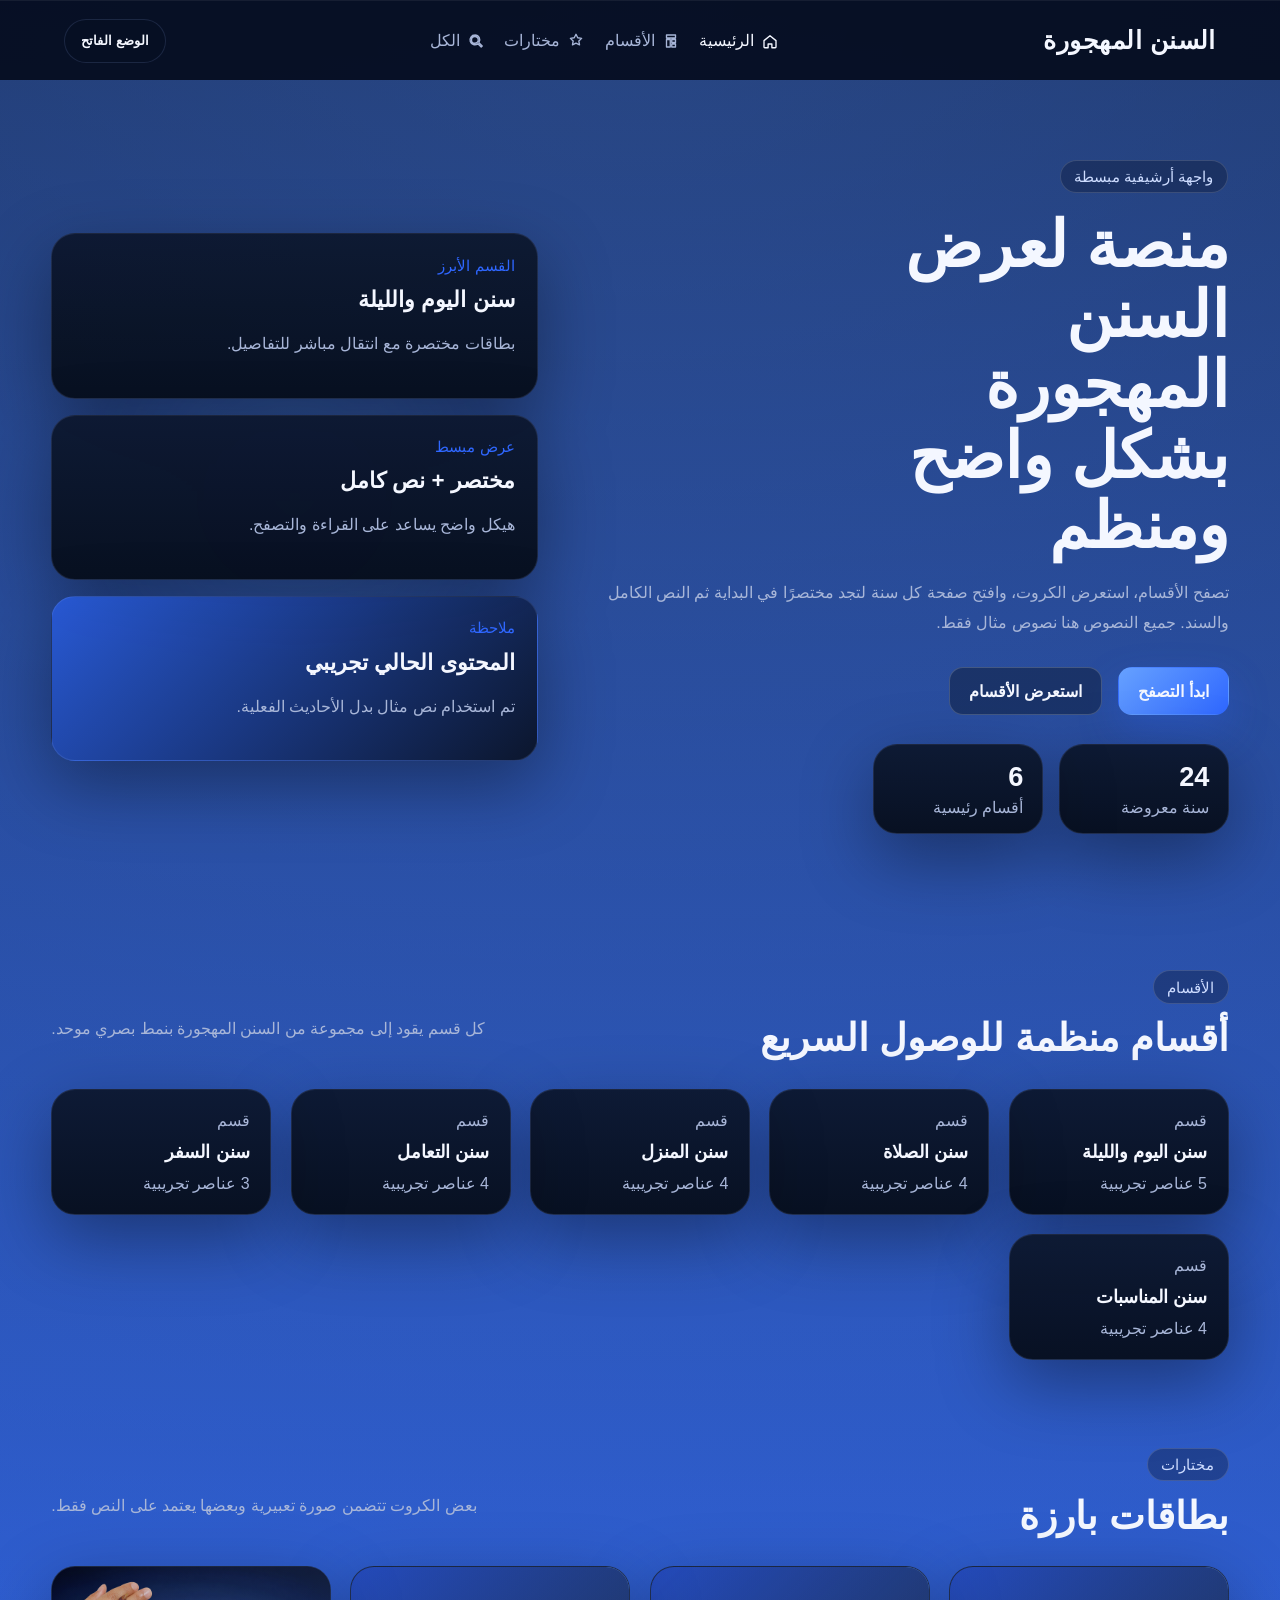
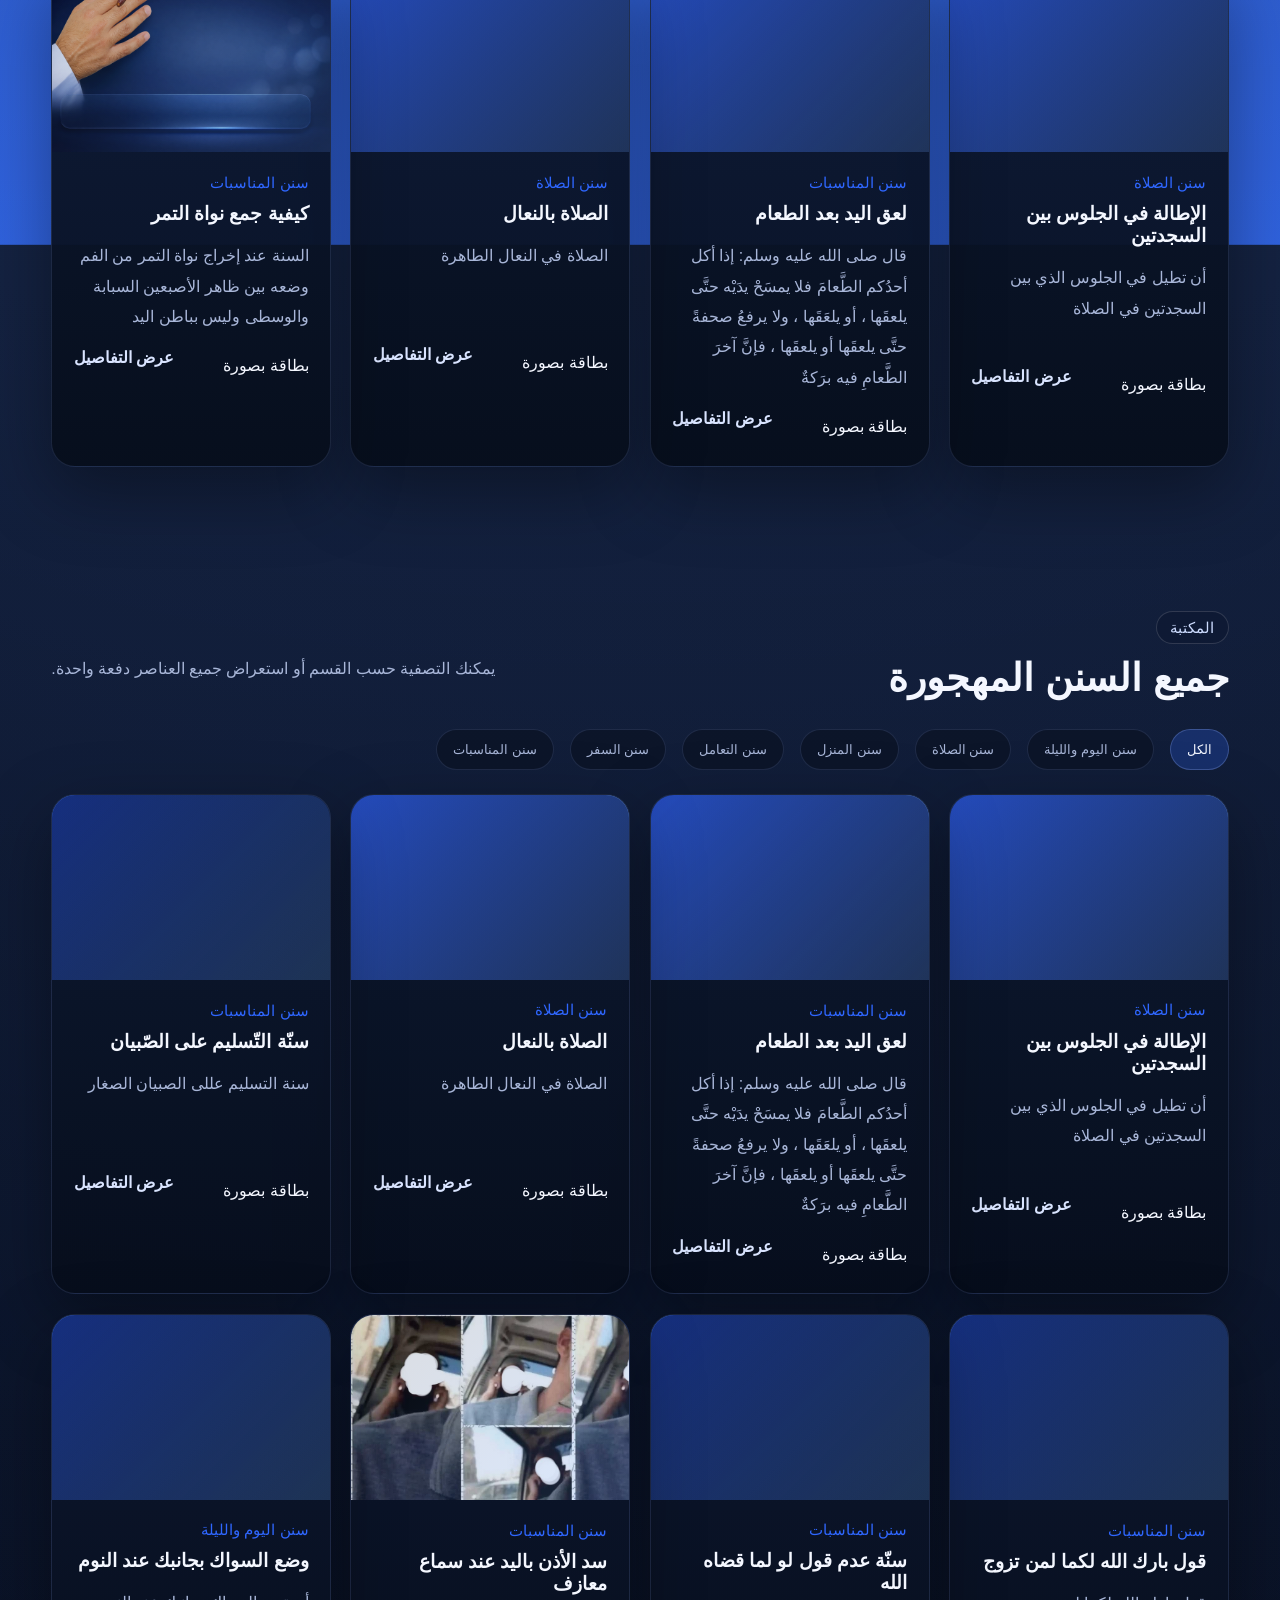
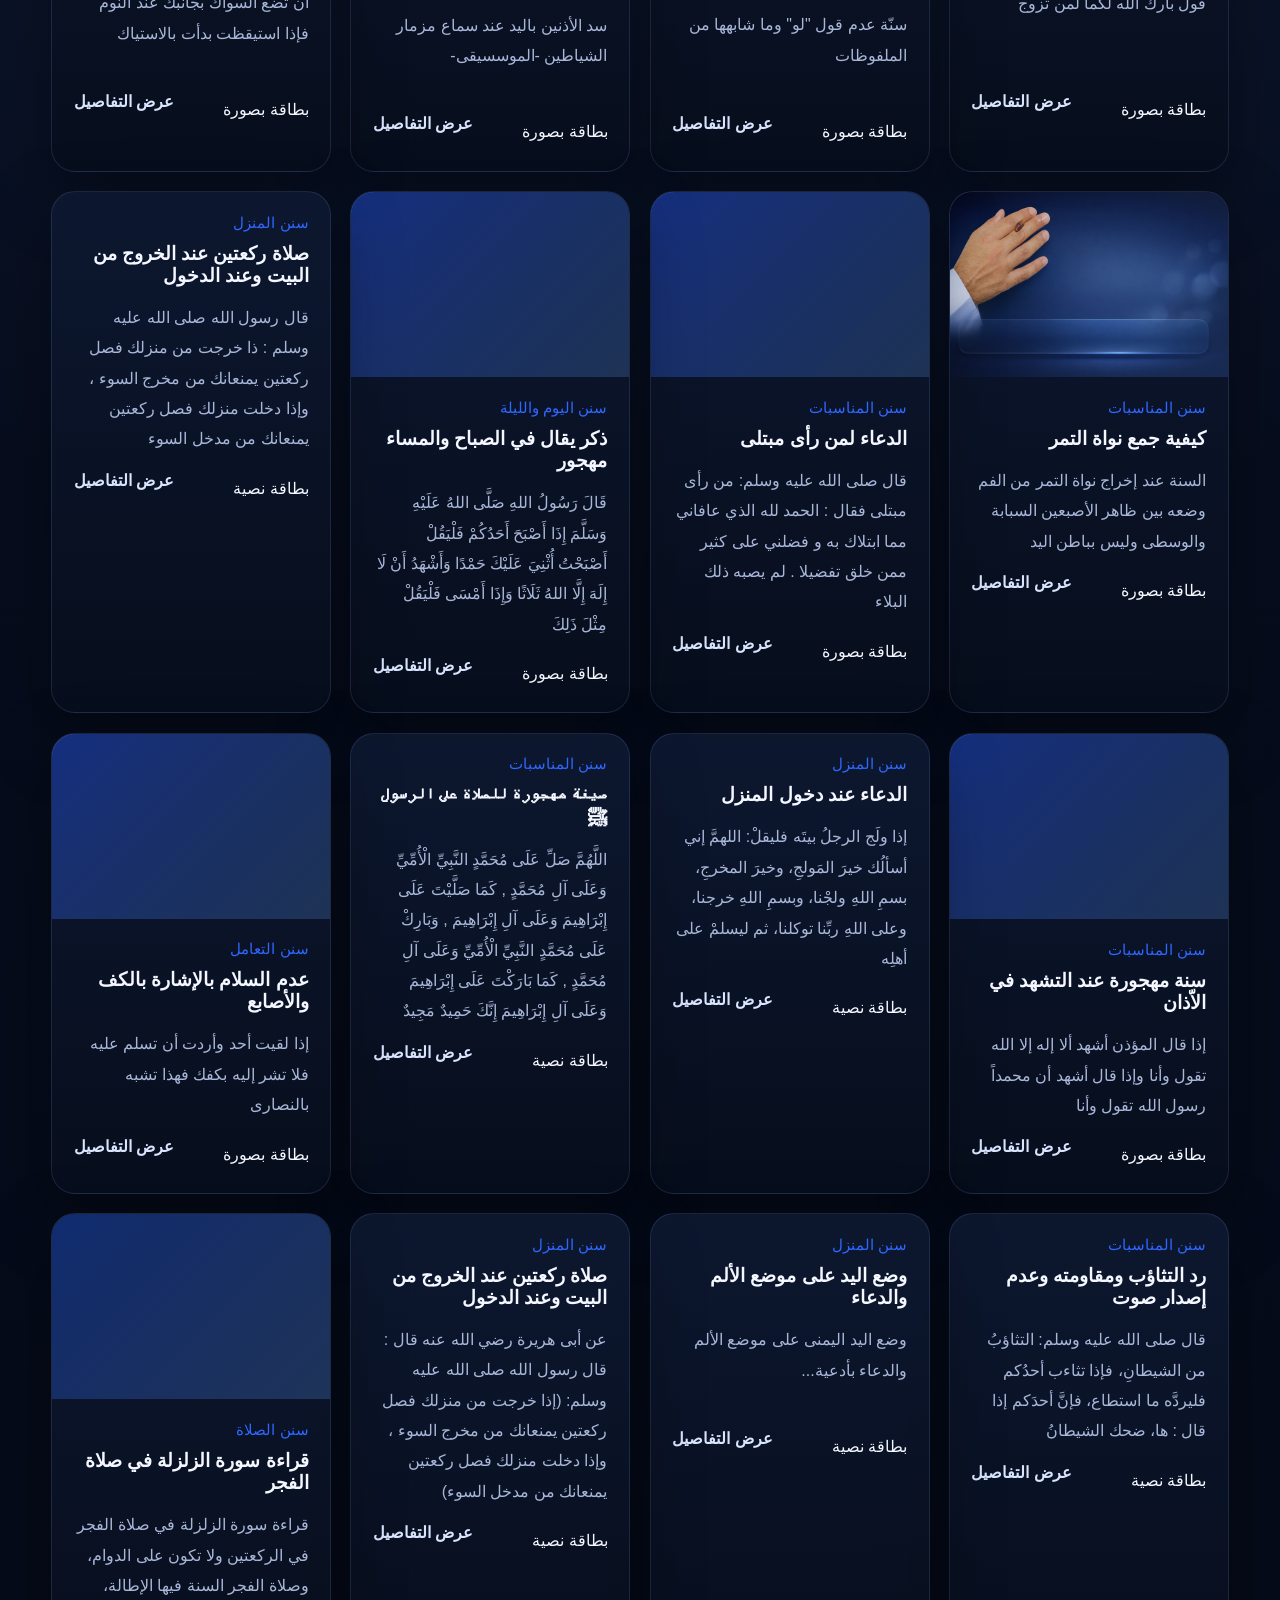
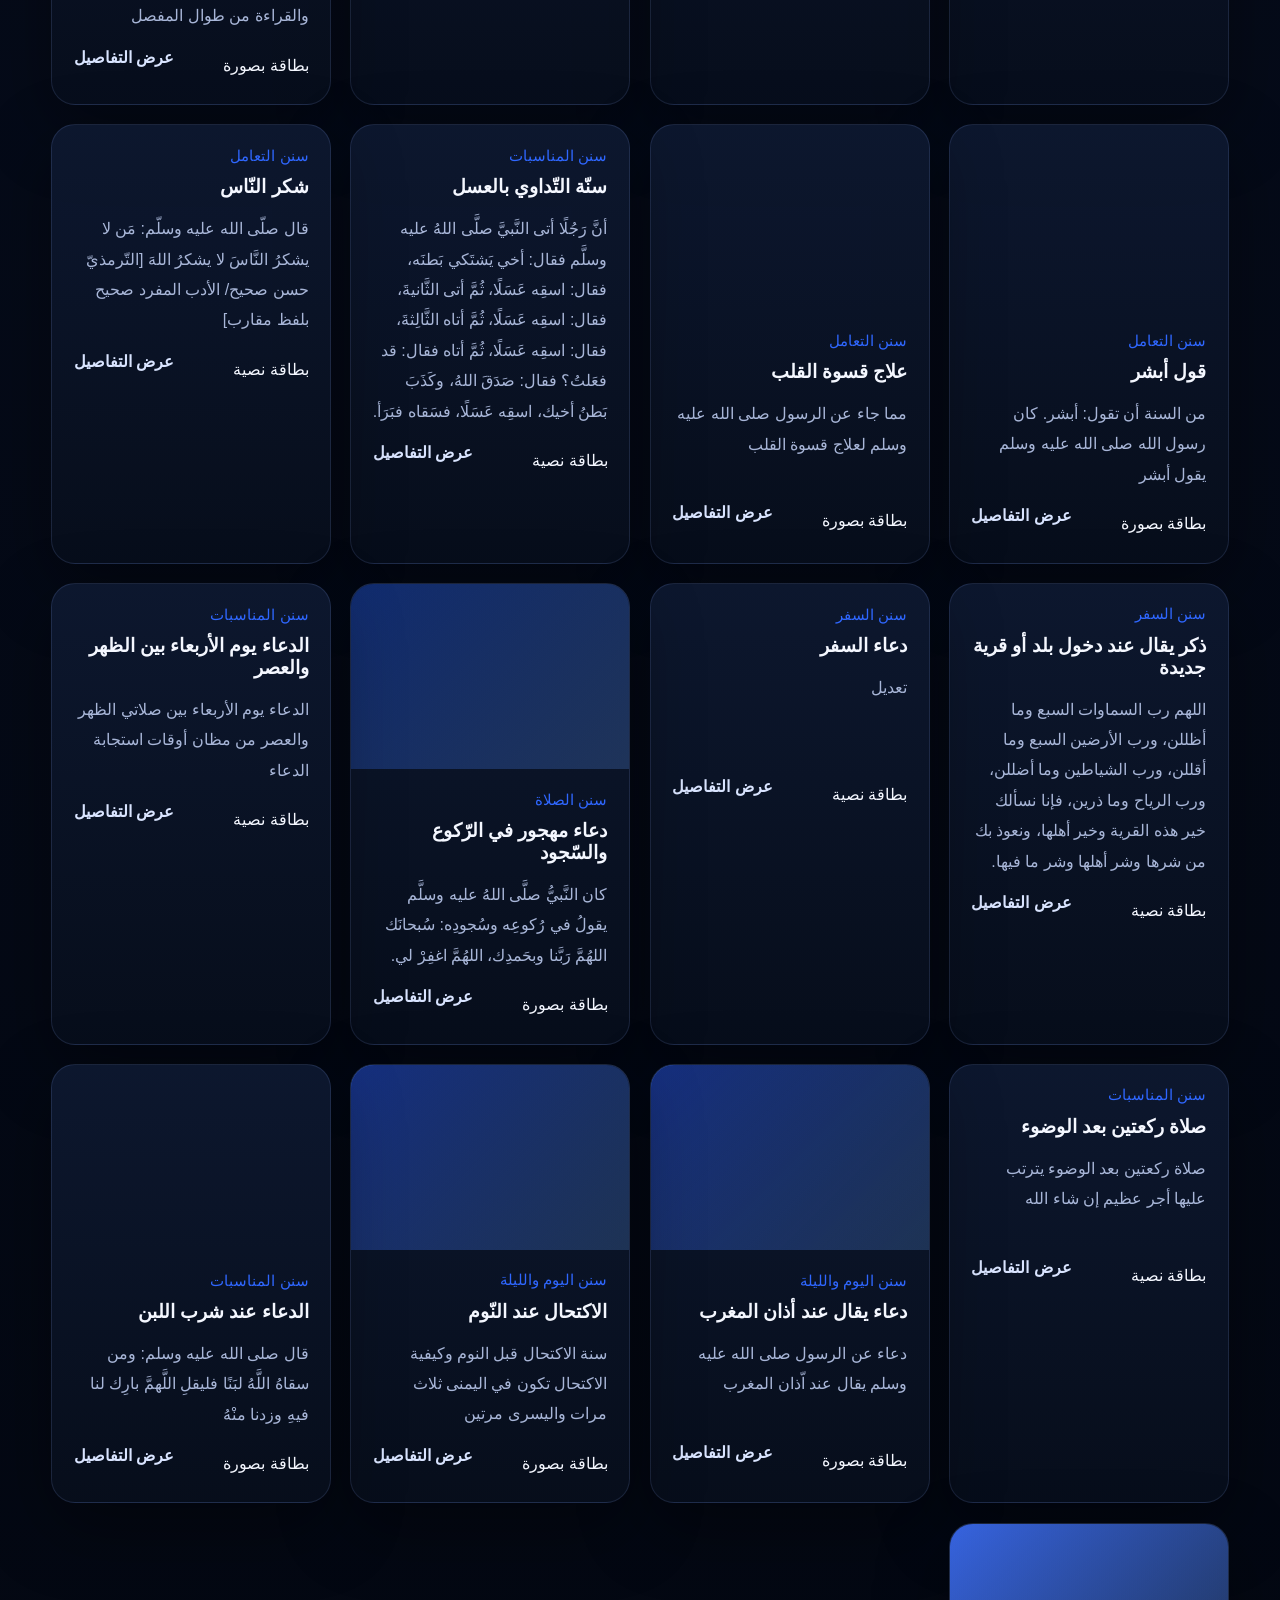
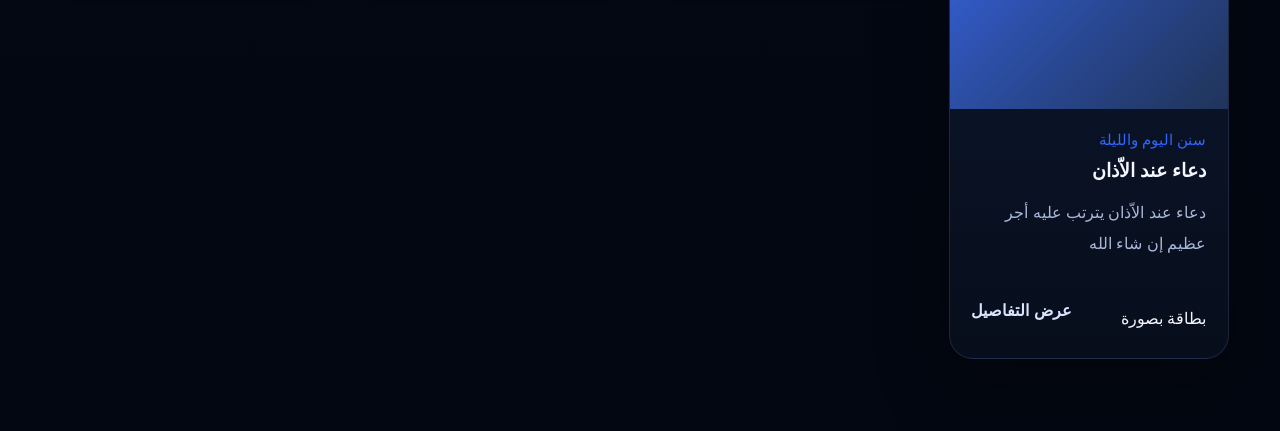
<file: index.html>
<!DOCTYPE html>
<html lang="ar" dir="rtl">
  <head>
    <meta charset="UTF-8" />
    <meta name="viewport" content="width=device-width, initial-scale=1.0" />
    <title>السنن المهجورة</title>
    <meta name="theme-color" content="#0d1a38" />
    <meta name="apple-mobile-web-app-capable" content="yes" />
    <meta name="apple-mobile-web-app-status-bar-style" content="black-translucent" />
    <meta name="apple-mobile-web-app-title" content="السنن المهجورة" />
    <link rel="manifest" href="manifest.webmanifest" />
    <link rel="icon" href="icons/icon-192.png" sizes="192x192" />
    <link rel="apple-touch-icon" href="icons/icon-192.png" />
    <link rel="stylesheet" href="styles.css" />
  </head>
  <body>
    <div class="site-shell">
      <header class="topbar">
        <a class="brand" href="#home">السنن المهجورة</a>
        <nav class="nav-links">
          <a class="nav-link active" href="#home" aria-current="page">
            <span class="nav-icon" aria-hidden="true">
              <svg viewBox="0 0 24 24"><path d="M4 11.5 12 5l8 6.5V20a1 1 0 0 1-1 1h-4.5v-5h-5v5H5a1 1 0 0 1-1-1z"/></svg>
            </span>
            <span class="nav-text">الرئيسية</span>
          </a>
          <a class="nav-link" href="#sections">
            <span class="nav-icon" aria-hidden="true">
              <svg viewBox="0 0 24 24"><path d="M6 4h12v4H6zM6 10h5v10H6zM13 10h5v4h-5zM13 16h5v4h-5z"/></svg>
            </span>
            <span class="nav-text">الأقسام</span>
          </a>
          <a class="nav-link" href="#featured">
            <span class="nav-icon" aria-hidden="true">
              <svg viewBox="0 0 24 24"><path d="m12 3 2.3 4.7 5.2.8-3.7 3.6.9 5.1L12 14.8 7.3 17.2l.9-5.1-3.7-3.6 5.2-.8z"/></svg>
            </span>
            <span class="nav-text">مختارات</span>
          </a>
          <a class="nav-link" href="#all-cards">
            <span class="nav-icon" aria-hidden="true">
              <svg viewBox="0 0 24 24"><path d="M10.5 4a6.5 6.5 0 1 0 3.96 11.66l4.44 4.44 1.41-1.41-4.44-4.44A6.5 6.5 0 0 0 10.5 4m0 2a4.5 4.5 0 1 1 0 9 4.5 4.5 0 0 1 0-9"/></svg>
            </span>
            <span class="nav-text">الكل</span>
          </a>
        </nav>
        <button class="theme-toggle" id="theme-toggle" type="button" aria-label="تبديل وضع الألوان">
          <span class="theme-toggle-text">الوضع الفاتح</span>
        </button>
      </header>

      <main>
        <section class="hero" id="home">
          <div class="hero-copy">
            <span class="hero-badge">واجهة أرشيفية مبسطة</span>
            <h1>منصة لعرض السنن المهجورة بشكل واضح ومنظم</h1>
            <p>
              تصفح الأقسام، استعرض الكروت، وافتح صفحة كل سنة لتجد مختصرًا في
              البداية ثم النص الكامل والسند. جميع النصوص هنا نصوص مثال فقط.
            </p>
            <div class="hero-actions">
              <a class="button primary" href="#all-cards">ابدأ التصفح</a>
              <a class="button ghost" href="#sections">استعرض الأقسام</a>
            </div>
            <div class="hero-stats">
              <div class="stat-card">
                <strong>24</strong>
                <span>سنة معروضة</span>
              </div>
              <div class="stat-card">
                <strong>6</strong>
                <span>أقسام رئيسية</span>
              </div>
            </div>
          </div>

          <div class="hero-panel">
            <div class="panel-grid">
              <article class="mini-panel">
                <span>القسم الأبرز</span>
                <strong>سنن اليوم والليلة</strong>
                <p>بطاقات مختصرة مع انتقال مباشر للتفاصيل.</p>
              </article>
              <article class="mini-panel">
                <span>عرض مبسط</span>
                <strong>مختصر + نص كامل</strong>
                <p>هيكل واضح يساعد على القراءة والتصفح.</p>
              </article>
              <article class="mini-panel accent">
                <span>ملاحظة</span>
                <strong>المحتوى الحالي تجريبي</strong>
                <p>تم استخدام نص مثال بدل الأحاديث الفعلية.</p>
              </article>
            </div>
          </div>
        </section>

        <section class="section-block" id="sections">
          <div class="section-heading">
            <div>
              <span class="eyebrow">الأقسام</span>
              <h2>أقسام منظمة للوصول السريع</h2>
            </div>
            <p>كل قسم يقود إلى مجموعة من السنن المهجورة بنمط بصري موحد.</p>
          </div>

          <div class="category-grid" id="category-grid"></div>
        </section>

        <section class="section-block featured-strip" id="featured">
          <div class="section-heading">
            <div>
              <span class="eyebrow">مختارات</span>
              <h2>بطاقات بارزة</h2>
            </div>
            <p>بعض الكروت تتضمن صورة تعبيرية وبعضها يعتمد على النص فقط.</p>
          </div>
          <div class="featured-grid" id="featured-grid"></div>
        </section>

        <section class="section-block" id="all-cards">
          <div class="section-heading">
            <div>
              <span class="eyebrow">المكتبة</span>
              <h2>جميع السنن المهجورة</h2>
            </div>
            <p>يمكنك التصفية حسب القسم أو استعراض جميع العناصر دفعة واحدة.</p>
          </div>

          <div class="filters" id="filters"></div>
          <div class="cards-grid" id="cards-grid"></div>
        </section>
      </main>
    </div>

    <script src="app.js"></script>
    <script src="theme.js"></script>
    <script src="pwa.js"></script>
  </body>
</html>
</file>
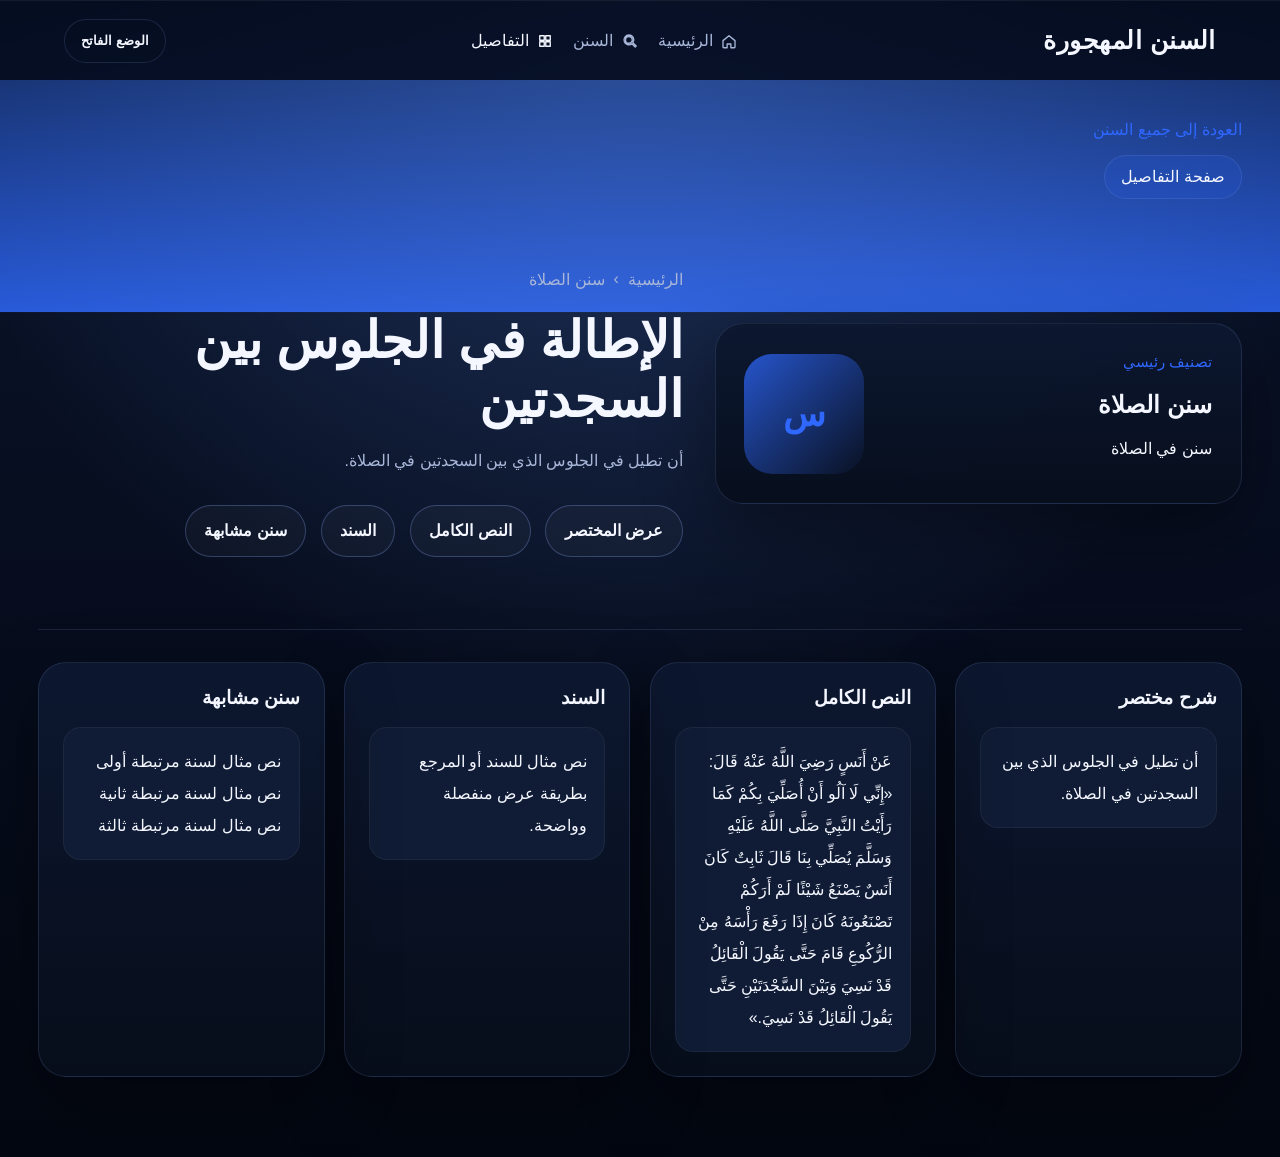
<file: details-alt.html>
<!DOCTYPE html>
<html lang="ar" dir="rtl">
  <head>
    <meta charset="UTF-8" />
    <meta name="viewport" content="width=device-width, initial-scale=1.0" />
    <title>تفاصيل السنة - نسخة ثانية</title>
    <meta name="theme-color" content="#0d1a38" />
    <meta name="apple-mobile-web-app-capable" content="yes" />
    <meta name="apple-mobile-web-app-status-bar-style" content="black-translucent" />
    <meta name="apple-mobile-web-app-title" content="السنن المهجورة" />
    <link rel="manifest" href="manifest.webmanifest" />
    <link rel="icon" href="icons/icon-192.png" sizes="192x192" />
    <link rel="apple-touch-icon" href="icons/icon-192.png" />
    <link rel="stylesheet" href="styles.css" />
  </head>
  <body class="detail-body detail-alt-body">
    <div class="site-shell">
      <header class="topbar">
        <a class="brand" href="index.html">السنن المهجورة</a>
        <nav class="nav-links">
          <a class="nav-link" href="index.html">
            <span class="nav-icon" aria-hidden="true">
              <svg viewBox="0 0 24 24"><path d="M4 11.5 12 5l8 6.5V20a1 1 0 0 1-1 1h-4.5v-5h-5v5H5a1 1 0 0 1-1-1z"/></svg>
            </span>
            <span class="nav-text">الرئيسية</span>
          </a>
          <a class="nav-link" href="index.html#all-cards">
            <span class="nav-icon" aria-hidden="true">
              <svg viewBox="0 0 24 24"><path d="M10.5 4a6.5 6.5 0 1 0 3.96 11.66l4.44 4.44 1.41-1.41-4.44-4.44A6.5 6.5 0 0 0 10.5 4m0 2a4.5 4.5 0 1 1 0 9 4.5 4.5 0 0 1 0-9"/></svg>
            </span>
            <span class="nav-text">السنن</span>
          </a>
          <a class="nav-link active" href="details-alt.html" aria-current="page">
            <span class="nav-icon" aria-hidden="true">
              <svg viewBox="0 0 24 24"><path d="M5 5h6v6H5zM13 5h6v6h-6zM5 13h6v6H5zM13 13h6v6h-6z"/></svg>
            </span>
            <span class="nav-text">التفاصيل</span>
          </a>
        </nav>
        <button class="theme-toggle" id="theme-toggle" type="button" aria-label="تبديل وضع الألوان">
          <span class="theme-toggle-text">الوضع الفاتح</span>
        </button>
      </header>

      <main class="detail-alt-page" id="detail-alt-page"></main>
    </div>

    <script src="detail-alt.js"></script>
    <script src="theme.js"></script>
    <script src="pwa.js"></script>
  </body>
</html>
</file>
<file: styles.css>
:root {
    --bg: #040917;
    --panel: #0a1429;
    --panel-soft: #101c35;
    --line: rgba(147, 176, 255, 0.14);
    --line-strong: rgba(147, 176, 255, 0.28);
    --text: #f4f7ff;
    --muted: #a8b6d8;
    --blue: #2f67ff;
    --blue-strong: #1d46b8;
    --sky: #66a1ff;
    --glow: radial-gradient(circle at top, rgba(99, 152, 255, 0.28), transparent 55%);
    --font-main: "Segoe UI", Tahoma, sans-serif;
    --shadow: 0 24px 70px rgba(0, 0, 0, 0.36);
    --hero-start: #10244f;
    --hero-mid: #285ad9;
    --hero-end: #081024;
    --body-end: #030711;
    --chip-bg: rgba(11, 19, 37, 0.74);
    --chip-active: rgba(40, 90, 217, 0.3);
    --surface: linear-gradient(180deg, rgba(13, 24, 48, 0.96), rgba(7, 14, 28, 0.96));
    --surface-accent: linear-gradient(135deg, rgba(40, 90, 217, 0.92), rgba(9, 17, 34, 0.92));
    --surface-soft: rgba(255, 255, 255, 0.03);
    --surface-soft-border: rgba(255, 255, 255, 0.05);
    --badge-bg: rgba(10, 20, 41, 0.34);
    --badge-border: rgba(255, 255, 255, 0.14);
    --badge-text: #cddcff;
    --nav-bg-mobile: rgba(9, 17, 34, 0.35);
    --toggle-bg: rgba(9, 17, 34, 0.42);
    --ghost-bg: rgba(9, 17, 34, 0.42);
    --ghost-border: rgba(255, 255, 255, 0.18);
    --link-strong: #d9e4ff;
    --link-hover: #8cb0ff;
}

body[data-theme="light"] {
    --bg: #edf3ff;
    --panel: #ffffff;
    --panel-soft: #f6f9ff;
    --line: rgba(31, 65, 150, 0.12);
    --line-strong: rgba(31, 65, 150, 0.22);
    --text: #14213f;
    --muted: #5a6b8e;
    --blue: #2f67ff;
    --blue-strong: #214cc0;
    --sky: #7daeff;
    --glow: radial-gradient(circle at top, rgba(82, 131, 255, 0.16), transparent 55%);
    --shadow: 0 20px 45px rgba(33, 58, 117, 0.12);
    --hero-start: #f3f7ff;
    --hero-mid: #dce8ff;
    --hero-end: #eef4ff;
    --body-end: #f8fbff;
    --chip-bg: rgba(233, 240, 255, 0.9);
    --chip-active: rgba(76, 124, 247, 0.16);
    --surface: linear-gradient(180deg, rgba(255, 255, 255, 0.98), rgba(241, 246, 255, 0.98));
    --surface-accent: linear-gradient(135deg, rgba(108, 152, 255, 0.32), rgba(255, 255, 255, 0.98));
    --surface-soft: rgba(229, 238, 255, 0.72);
    --surface-soft-border: rgba(31, 65, 150, 0.08);
    --badge-bg: rgba(123, 158, 255, 0.18);
    --badge-border: rgba(61, 95, 183, 0.12);
    --badge-text: #4662a2;
    --nav-bg-mobile: rgba(228, 237, 255, 0.86);
    --toggle-bg: rgba(255, 255, 255, 0.92);
    --ghost-bg: rgba(162, 182, 224, 0.22);
    --ghost-border: rgba(31, 65, 150, 0.12);
    --link-strong: #2143a0;
    --link-hover: #2f67ff;
}

* {
    box-sizing: border-box;
}

html {
    scroll-behavior: smooth;
}

body {
    margin: 0;
    background: var(--glow), linear-gradient(180deg, var(--hero-start) 0%, var(--hero-mid) 27%, var(--hero-end) 27.01%, var(--body-end) 100%);
    color: var(--text);
    font-family: var(--font-main);
}

a {
    color: inherit;
    text-decoration: none;
}

.site-shell {
    min-height: 100vh;
}

.topbar {
    position: sticky;
    bottom: 0;
    z-index: 20;
    display: flex;
    align-items: center;
    justify-content: space-between;
    gap: 1rem;
    padding: 1.1rem 5vw;
    background: rgba(4, 10, 26, 0.88);
    border-top: 1px solid rgba(255, 255, 255, 0.06);
    /* Safari */
}

body[data-theme="light"] .topbar {
    background: rgba(255, 255, 255, 0.8);
}

.brand {
    font-size: 1.55rem;
    font-weight: 800;
    letter-spacing: 0.02em;
}

.nav-links {
    display: flex;
    flex-wrap: wrap;
    gap: 1.2rem;
    color: var(--muted);
}

.nav-link {
    display: inline-flex;
    align-items: center;
    gap: 0.45rem;
}

.nav-icon {
    display: inline-flex;
    align-items: center;
    justify-content: center;
}

.nav-icon svg {
    width: 18px;
    height: 18px;
    stroke: currentColor;
    fill: none;
    stroke-width: 1.8;
    stroke-linecap: round;
    stroke-linejoin: round;
}

.nav-link.active {
    color: var(--text);
}

.nav-links a:hover,
.nav-links a:focus-visible {
    color: var(--text);
}

.theme-toggle {
    border: 1px solid var(--line);
    background: var(--toggle-bg);
    color: var(--text);
    border-radius: 999px;
    min-height: 44px;
    padding: 0 1rem;
    cursor: pointer;
    font-weight: 700;
}

.hero,
.section-block,
.detail-page {
    width: min(1180px, 92vw);
    margin: 0 auto;
}

.hero {
    display: grid;
    grid-template-columns: 1.15fr 0.85fr;
    gap: 2rem;
    padding: 5rem 0 4rem;
    align-items: center;
}

.hero-badge,
.eyebrow {
    display: inline-flex;
    align-items: center;
    padding: 0.45rem 0.85rem;
    border-radius: 999px;
    border: 1px solid var(--badge-border);
    background: var(--badge-bg);
    color: var(--badge-text);
    font-size: 0.92rem;
}

.hero-copy h1 {
    margin: 1rem 0;
    font-size: clamp(2.4rem, 5vw, 4.7rem);
    line-height: 1.1;
    max-width: 11ch;
}

.hero-copy p,
.section-heading p,
.mini-panel p,
.card p,
.detail-intro p,
.detail-block p {
    color: var(--muted);
    line-height: 1.9;
}

.hero-actions,
.hero-stats,
.filters {
    display: flex;
    flex-wrap: wrap;
    gap: 1rem;
}

.hero-actions {
    margin: 1.8rem 0;
}

.button {
    display: inline-flex;
    align-items: center;
    justify-content: center;
    min-height: 48px;
    padding: 0 1.2rem;
    border-radius: 14px;
    border: 1px solid transparent;
    font-weight: 700;
}

.button.primary {
    background: linear-gradient(135deg, var(--sky), var(--blue));
    box-shadow: 0 18px 40px rgba(47, 103, 255, 0.28);
}

.button.ghost {
    border-color: var(--ghost-border);
    background: var(--ghost-bg);
}

.stat-card,
.mini-panel,
.category-card,
.card,
.detail-block,
.detail-header,
.empty-state {
    background: var(--surface);
    border: 1px solid var(--line);
    border-radius: 24px;
    box-shadow: var(--shadow);
}

.hero-stats .stat-card {
    min-width: 170px;
    padding: 1rem 1.15rem;
}

.stat-card strong {
    display: block;
    margin-bottom: 0.35rem;
    font-size: 1.7rem;
}

.stat-card span {
    color: var(--muted);
}

.hero-panel {
    position: relative;
}

.hero-panel::before {
    content: "";
    position: absolute;
    inset: -16px;
    background: radial-gradient(circle, rgba(102, 161, 255, 0.16), transparent 60%);
    filter: blur(10px);
}

.panel-grid {
    position: relative;
    display: grid;
    gap: 1rem;
}

.mini-panel {
    padding: 1.4rem;
}

.mini-panel span,
.card-meta,
.detail-meta {
    color: var(--blue);
    font-size: 0.95rem;
}

.mini-panel strong,
.card h3,
.detail-header h1 {
    display: block;
    margin: 0.7rem 0 0.5rem;
}

.mini-panel strong {
    font-size: 1.4rem;
}

.mini-panel.accent {
    background: var(--surface-accent);
}

.section-block {
    padding: 4.5rem 0;
}

.section-heading {
    display: flex;
    flex-wrap: wrap;
    align-items: end;
    justify-content: space-between;
    gap: 1rem;
    margin-bottom: 1.8rem;
}

.section-heading h2 {
    margin: 0.7rem 0 0;
    font-size: clamp(1.9rem, 3vw, 3rem);
}

.category-grid,
.featured-grid,
.cards-grid {
    display: grid;
    gap: 1.2rem;
}

.category-grid {
    grid-template-columns: repeat(auto-fit, minmax(190px, 1fr));
}

.category-card {
    padding: 1.3rem;
}

.category-card strong {
    display: block;
    font-size: 1.15rem;
    margin: 0.7rem 0;
}

.category-card span {
    color: var(--muted);
}

.featured-strip {
    padding-top: 1rem;
}

.featured-grid {
    grid-template-columns: repeat(auto-fit, minmax(260px, 1fr));
}

.cards-grid {
    grid-template-columns: repeat(auto-fit, minmax(280px, 1fr));
    margin-top: 1.5rem;
}

.filter-chip {
    border: 1px solid var(--line);
    background: var(--chip-bg);
    color: var(--muted);
    border-radius: 999px;
    padding: 0.75rem 1rem;
    cursor: pointer;
    transition: 0.2s ease;
}

.filter-chip:hover,
.filter-chip.active {
    color: var(--text);
    border-color: var(--line-strong);
    background: var(--chip-active);
}

.card {
    overflow: hidden;
}

.card-thumb {
    height: 185px;
    background: linear-gradient(135deg, rgba(10, 20, 41, 0.15), rgba(102, 161, 255, 0.24)), var(--thumb-bg, linear-gradient(135deg, #21439f, #0a1226));
}

.card-body {
    padding: 1.35rem;
}

.card p {
    min-height: 88px;
}

.card-footer {
    display: flex;
    align-items: center;
    justify-content: space-between;
    gap: 1rem;
    margin-top: 1rem;
}

.read-more {
    color: var(--link-strong);
    font-weight: 700;
}

.read-more:hover {
    color: var(--link-hover);
}

.empty-state {
    padding: 1.5rem;
    text-align: center;
    color: var(--muted);
}

.detail-page {
    padding: 4rem 0 5rem;
}

.detail-layout {
    display: grid;
    grid-template-columns: 0.95fr 1.15fr;
    gap: 1.4rem;
}

.detail-header,
.detail-block {
    padding: 1.5rem;
}

.detail-header .detail-thumb {
    height: 260px;
    border-radius: 22px;
    margin-bottom: 1.2rem;
    background: linear-gradient(135deg, rgba(10, 20, 41, 0.15), rgba(102, 161, 255, 0.24)), var(--thumb-bg, linear-gradient(135deg, #21439f, #0a1226));
}

.detail-header h1 {
    font-size: clamp(2rem, 4vw, 3.3rem);
}

.detail-intro {
    margin-top: 1rem;
    padding-top: 1rem;
    border-top: 1px solid var(--line);
}

.detail-block h2 {
    margin-top: 0;
    font-size: 1.35rem;
}

.detail-text {
    padding: 1.1rem;
    border-radius: 18px;
    background: var(--surface-soft);
    border: 1px solid var(--surface-soft-border);
    line-height: 2;
    color: var(--text);
}

.back-link {
    display: inline-flex;
    margin-bottom: 1rem;
    color: var(--blue);
}

.detail-switch {
    display: flex;
    flex-wrap: wrap;
    gap: 0.8rem;
    margin-bottom: 1rem;
}

.switch-link {
    padding: 0.7rem 1rem;
    border-radius: 999px;
    border: 1px solid var(--line);
    background: var(--surface-soft);
    color: var(--muted);
}

.switch-link.active {
    color: var(--text);
    background: rgba(40, 90, 217, 0.24);
}

.detail-alt-page {
    width: min(1320px, 94vw);
    margin: 0 auto;
    padding: 2.5rem 0 5rem;
}

.alt-hero {
    display: grid;
    grid-template-columns: 0.9fr 1.1fr;
    gap: 2rem;
    align-items: center;
    min-height: 46vh;
    padding: 2rem 0 3rem;
}

.alt-breadcrumbs {
    display: flex;
    flex-wrap: wrap;
    gap: 0.55rem;
    color: var(--muted);
    margin-bottom: 1.4rem;
}

.alt-copy h1 {
    font-size: clamp(2.3rem, 4vw, 4.5rem);
    margin: 0;
    line-height: 1.15;
}

.alt-copy p {
    color: var(--muted);
    line-height: 1.9;
}

.alt-hero-box {
    display: flex;
    align-items: center;
    justify-content: space-between;
    gap: 1rem;
    padding: 1.8rem;
    border-radius: 28px;
    background: var(--surface);
    border: 1px solid var(--line);
    box-shadow: var(--shadow);
}

.alt-logo {
    min-width: 120px;
    height: 120px;
    display: grid;
    place-items: center;
    border-radius: 28px;
    font-size: 2.2rem;
    font-weight: 800;
    color: var(--blue);
    background: var(--surface-accent);
}

.alt-hero-actions {
    display: flex;
    flex-wrap: wrap;
    gap: 0.9rem;
    margin-top: 1.8rem;
}

.pill-link {
    display: inline-flex;
    align-items: center;
    justify-content: center;
    min-height: 52px;
    padding: 0 1.15rem;
    border-radius: 999px;
    border: 1px solid var(--line-strong);
    background: var(--surface-soft);
    color: var(--text);
    font-weight: 700;
}

.alt-content {
    display: grid;
    gap: 1.5rem;
    padding-top: 2rem;
    border-top: 1px solid var(--line);
}

.alt-search-box,
.alt-grid-card {
    padding: 1.5rem;
    border-radius: 28px;
    background: var(--surface);
    border: 1px solid var(--line);
    box-shadow: var(--shadow);
}

.alt-search-title {
    display: flex;
    align-items: center;
    justify-content: space-between;
    gap: 1rem;
    margin-bottom: 1rem;
}

.search-frame {
    display: flex;
    align-items: center;
    justify-content: space-between;
    gap: 1rem;
    min-height: 72px;
    padding: 0 1.2rem;
    border-radius: 22px;
    background: var(--panel-soft);
    border: 1px solid var(--line);
    color: var(--muted);
}

.alt-sections {
    display: grid;
    grid-template-columns: repeat(auto-fit, minmax(260px, 1fr));
    gap: 1.2rem;
}

.alt-grid-card h3 {
    margin-top: 0;
}

.detail-text.soft {
    background: var(--panel-soft);
}

@media (max-width: 900px) {
    .hero,
    .detail-layout,
    .alt-hero {
        grid-template-columns: 1fr;
    }
    .hero {
        padding-top: 3rem;
    }
}

@media (max-width: 900px) {
    .topbar,
    .section-heading,
    .card-footer {
        align-items: start;
    }
    .topbar {
        display: grid;
        grid-template-columns: 1fr;
        gap: 0.85rem;
        padding-top: 0.9rem;
        padding-bottom: 0.9rem;
    }
    .brand {
        text-align: center;
        font-size: 1.9rem;
    }
    .nav-links {
        position: fixed;
        right: 50%;
        bottom: 14px;
        transform: translateX(50%);
        z-index: 35;
        width: min(336px, calc(100vw - 18px));
        grid-template-columns: repeat(4, 1fr);
        display: grid;
        gap: 0.25rem;
        padding: 0.35rem;
        font-size: 0.72rem;
        border: 1px solid var(--line);
        border-radius: 26px;
        background: rgba(5, 10, 25, 0.92);
        backdrop-filter: blur(18px);
        box-shadow: 0 22px 48px rgba(0, 0, 0, 0.26);
    }
    body[data-theme="light"] .nav-links {
        background: rgba(248, 251, 255, 0.94);
        box-shadow: 0 22px 48px rgba(70, 96, 164, 0.18);
    }
    .nav-link {
        flex-direction: column;
        justify-content: center;
        text-align: center;
        gap: 0.28rem;
        min-height: 54px;
        padding: 0.4rem 0.25rem;
        border-radius: 20px;
        color: #9eaed1;
    }
    body[data-theme="light"] .nav-link {
        color: #65779f;
    }
    .nav-link.active {
        background: linear-gradient(135deg, rgba(84, 128, 255, 0.38), rgba(28, 59, 148, 0.22));
        color: #eaf1ff;
    }
    body[data-theme="light"] .nav-link.active {
        background: linear-gradient(135deg, rgba(92, 142, 255, 0.24), rgba(153, 193, 255, 0.3));
        color: #17317a;
    }
    .nav-icon {
        width: 22px;
        height: 22px;
    }
    .nav-icon svg {
        width: 18px;
        height: 18px;
    }
    .nav-text {
        line-height: 1.1;
    }
    .theme-toggle {
        position: fixed;
        left: max(14px, calc(50% - 168px));
        bottom: 88px;
        z-index: 36;
        width: 48px;
        height: 48px;
        min-height: 48px;
        padding: 0;
        justify-content: center;
        background: rgba(5, 10, 25, 0.92);
        border-radius: 50%;
        box-shadow: 0 16px 34px rgba(0, 0, 0, 0.24);
    }
    body[data-theme="light"] .theme-toggle {
        background: rgba(248, 251, 255, 0.96);
        box-shadow: 0 16px 34px rgba(70, 96, 164, 0.18);
    }
    .theme-toggle-text {
        font-size: 0;
    }
    .theme-toggle::before {
        content: "◐";
        font-size: 1.15rem;
        line-height: 1;
    }
    .site-shell {
        padding-bottom: 146px;
    }
    .hero-copy h1 {
        max-width: none;
        font-size: clamp(2.8rem, 12vw, 4.3rem);
    }
    .hero-actions,
    .hero-stats {
        display: grid;
        grid-template-columns: 1fr 1fr;
    }
    .button,
    .hero-stats .stat-card {
        width: 100%;
    }
    .stat-card strong,
    .stat-card span {
        position: relative;
        z-index: 1;
    }
    .card-footer {
        flex-direction: column;
        align-items: stretch;
    }
    .detail-switch {
        width: 100%;
    }
    .detail-switch a {
        flex: 1 1 0;
        text-align: center;
    }
}

@keyframes fade-up {
    from {
        opacity: 0;
        transform: translateY(22px);
    }
    to {
        opacity: 1;
        transform: translateY(0);
    }
}

@keyframes fade-up2 {
    from {
        opacity: 0;
        transform: translateY(22px);
    }
    to {
        opacity: 1;
    }
}

@keyframes fade-in {
    from {
        opacity: 0;
    }
    to {
        opacity: 1;
    }
}


/**
@keyframes float-soft {
    0%,
    100% {
        transform: translateY(0);
    }
    50% {
        transform: translateY(-8px);
    }
}
**/


/**
@keyframes glow-shift {
    0%,
    100% {
        box-shadow: var(--shadow);
    }
    50% {
        box-shadow: 0 22px 58px rgba(69, 119, 255, 0.18);
    }
}

@keyframes shimmer {
    0% {
        transform: translateX(-130%);
    }
    100% {
        transform: translateX(130%);
    }
}
**/

body {
    animation: fade-in 0.5s ease;
}

.hero-copy>* {
    opacity: 0;
    animation: fade-up 0.7s ease forwards;
}

.hero-copy>*:nth-child(1) {
    animation-delay: 0.08s;
}

.hero-copy>*:nth-child(2) {
    animation-delay: 0.16s;
}

.hero-copy>*:nth-child(3) {
    animation-delay: 0.24s;
}

.hero-copy>*:nth-child(4) {
    animation-delay: 0.32s;
}

.hero-copy>*:nth-child(5) {
    animation-delay: 0.4s;
}

.hero-panel,
.detail-header,
.alt-hero-box,
.alt-copy,
.alt-search-box {
    animation: fade-up 0.8s ease both;
}

.stat-card,
.mini-panel,
.category-card,
.card,
.detail-block,
.alt-grid-card {
    position: relative;
    overflow: hidden;
    animation: fade-up 0.7s ease both, glow-shift 7s ease-in-out infinite;
}

.stat-card:nth-child(2),
.mini-panel:nth-child(2),
.category-card:nth-child(2),
.card:nth-child(2),
.alt-grid-card:nth-child(2) {
    animation-delay: 0.08s, 0s;
}

.mini-panel:nth-child(3),
.category-card:nth-child(3),
.card:nth-child(3),
.alt-grid-card:nth-child(3) {
    animation-delay: 0.16s, 0s;
}

.category-card:nth-child(4),
.card:nth-child(4),
.alt-grid-card:nth-child(4) {
    animation-delay: 0.24s, 0s;
}

.card::after,
.mini-panel::after,
.alt-grid-card::after {
    content: "";
    position: absolute;
    top: 0;
    left: 0;
    width: 42%;
    height: 100%;
    background: linear-gradient(90deg, transparent, rgba(255, 255, 255, 0.08), transparent);
    transform: translateX(-130%);
    animation: shimmer 7.5s ease-in-out infinite;
    pointer-events: none;
}

.button,
.theme-toggle,
.nav-link,
.read-more,
.switch-link,
.pill-link {
    transition: transform 0.25s ease, box-shadow 0.25s ease, background-color 0.25s ease;
}

.button:hover,
.theme-toggle:hover,
.nav-link:hover,
.switch-link:hover,
.pill-link:hover {
    transform: translateY(-2px);
}

.hero-panel .mini-panel:nth-child(1) {
    animation: fade-up 0.7s ease both, float-soft 6s ease-in-out infinite;
}

.hero-panel .mini-panel:nth-child(2) {
    animation: fade-up 0.8s ease both, float-soft 6.8s ease-in-out infinite;
}

.hero-panel .mini-panel:nth-child(3) {
    animation: fade-up 0.9s ease both, float-soft 7.5s ease-in-out infinite;
}

@media (max-width: 900px) {
    .nav-links {
        animation: fade-up2 0.6s ease both;
    }
    .theme-toggle {
        animation: fade-up2 0.7s ease both;
    }
}

@media (prefers-reduced-motion: reduce) {
    *,
    *::before,
    *::after {
        animation: none !important;
        transition: none !important;
        scroll-behavior: auto !important;
    }
}
</file>
